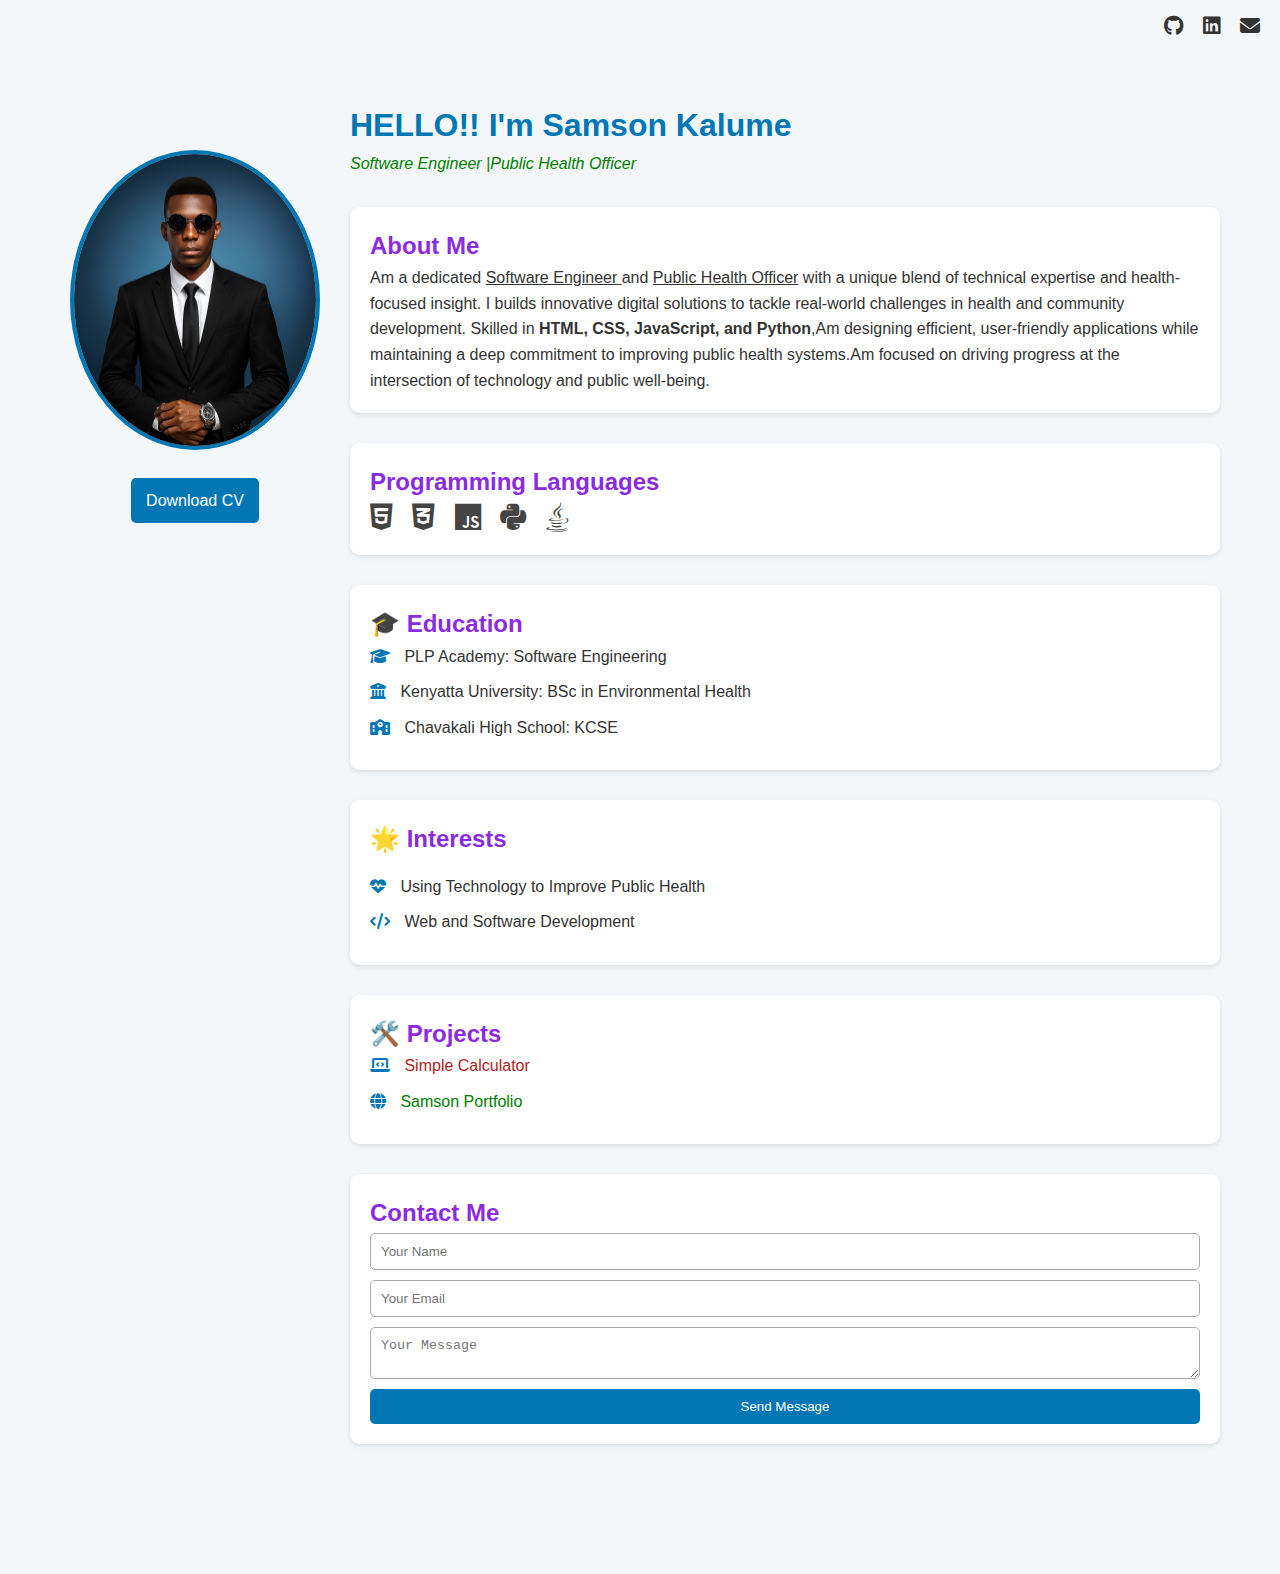
<file: index.html>
<!DOCTYPE html>
<html lang="en">
<head>
  <meta charset="UTF-8" />
  <meta name="viewport" content="width=device-width, initial-scale=1.0"/>
  <title>Samson Portfolio</title>
  <link rel="stylesheet" href="style.css" />
  <link rel="stylesheet" href="https://cdnjs.cloudflare.com/ajax/libs/font-awesome/6.4.0/css/all.min.css"/>
</head>
<body>

  <header class="top-right-icons">
    <a href="http://github.com/samsonshukran" title="GitHub"><i class="fab fa-github"></i></a>
    <a href="https://www.linkedin.com/in/samson-kalume-525a892b9/" title="LinkedIn"><i class="fab fa-linkedin"></i></a>
    <a href="malto:samsonkalume44@gmail.com" title="Email me"><i class="fas fa-envelope"></i></a>
  </header>

  <div class="container">

    <aside class="profile">
      <img src="profile pic.png" alt="Profile Picture" class="profile-pic"/>
      <a href="Samson_Kalume_CV.docx" download class="cv-btn">Download CV</a>
    </aside>

    <main class="main-content">

      <section class="intro">
        <h1>HELLO!!  I'm Samson Kalume</h1>
        <p style="color: green">Software Engineer |Public Health Officer</p>
      </section>

      <section class="about">
        <h2>About Me</h2>
        <p>Am a dedicated <u>Software Engineer </u>and <u>Public Health Officer</u> with a unique blend of technical expertise and health-focused insight. I builds innovative digital solutions to tackle real-world challenges in health and community development. Skilled in <b>HTML, CSS, JavaScript, and Python</b>,Am designing efficient, user-friendly applications while maintaining a deep commitment to improving public health systems.Am  focused on driving progress at the intersection of technology and public well-being.</p>
      </section>

      <section class="languages">
        <h2>Programming Languages</h2>
        <div class="icons">
          <i class="fab fa-html5" title="HTML5"></i>
          <i class="fab fa-css3-alt" title="CSS3"></i>
          <i class="fab fa-js" title="JavaScript"></i>
          <i class="fab fa-python" title="Python"></i>
          <i class="fab fa-java" title="Java"></i>
        </div>
      </section>

      <section class="education">
        <h2>🎓 Education</h2>
        <ul>
          <li><i class="fas fa-graduation-cap"></i> PLP Academy: Software Engineering</li>
          <li><i class="fas fa-university"></i> Kenyatta University:  BSc in Environmental Health</li>
          <li><i class="fas fa-school"></i> Chavakali High School: KCSE</li>
        </ul>
      </section>
        
        <section class="interests">
  <h2 style="color: blueviolet" >🌟 Interests</h2>
  <ul>
    <li><i class="fas fa-heartbeat"></i> Using Technology to Improve Public Health</li>
    <li><i class="fas fa-code"></i> Web and Software Development</li>
  </ul>
</section>


      <section class="projects">
        <h2>🛠️ Projects</h2>
        <ul>
          <li style="color: firebrick"><i class="fas fa-laptop-code"></i> Simple Calculator</li>
          <li style="color: green"><i class="fas fa-globe"></i> Samson Portfolio  </li>
         
        </ul>
      </section>

      <section class="contact">
        <h2>Contact Me</h2>
        <form>
          <input type="text" placeholder="Your Name" required />
          <input type="email" placeholder="Your Email" required />
          <textarea placeholder="Your Message" required></textarea>
          <button type="submit">Send Message</button>
        </form>
      </section>

    </main>
  </div>

</body>
</html>
</file>
<file: style.css>
* {
  margin: 0;
  padding: 0;
  box-sizing: border-box;
}

body {
  font-family: 'Segoe UI', sans-serif;
  background: #f4f7fa;
  color: #333;
  line-height: 1.6;
}

.container {
  display: flex;
  max-width: 1200px;
  margin: 80px auto;
  padding: 20px;
}

.top-right-icons {
  position: absolute;
  top: 10px;
  right: 20px;
}

.top-right-icons a {
  margin-left: 15px;
  font-size: 20px;
  color: #333;
  transition: color 0.3s ease;
}

.top-right-icons a:hover {
  color: #0077b5;
}

.profile {
  width: 25%;
  text-align: center;
  padding-right: 20px;
}

.profile-pic {
  width: 250px;
  height: 300px;
  border-radius: 50%;
  border: 4px solid #0077b5;
  object-fit: cover;
  margin-top: 50px;
}

.cv-btn {
  display: inline-block;
  margin-top: 20px;
  padding: 10px 15px;
  background: #0077b5;
  color: white;
  text-decoration: none;
  border-radius: 5px;
}

.main-content {
  width: 75%;
}

.intro h1 {
  font-size: 2em;
  color: #0077b5;
}

.intro p {
  font-style: italic;
  color: #555;
}

section {
  margin-bottom: 30px;
}

.about, .languages, .education, .projects, .contact {
  background: white;
  padding: 20px;
  border-radius: 10px;
  box-shadow: 0 2px 5px rgba(0,0,0,0.1);
}

.languages .icons i {
  font-size: 30px;
  margin-right: 15px;
  color: #444;
}

.languages .icons i:hover {
  color: #0077b5;
}

.education ul, .projects ul {
  list-style: none;
  padding-left: 0;
}

.education li, .projects li {
  margin-bottom: 10px;
  font-size: 16px;
}



.interests {
  background: white;
  padding: 20px;
  border-radius: 10px;
  box-shadow: 0 2px 5px rgba(0,0,0,0.1);
  margin-bottom: 30px;
}

.interests h2 {
  margin-bottom: 15px;
  color: #0077b5;
}

.interests ul {
  list-style: none;
  padding-left: 0;
}

.interests li {
  margin-bottom: 10px;
  font-size: 16px;
}

.interests li i {
  margin-right: 10px;
  color: #0077b5;
}

.education li i, .projects li i {
  margin-right: 10px;
  color: #0077b5;
}

.contact form {
  display: flex;
  flex-direction: column;
}

.contact input,
.contact textarea {
  padding: 10px;
  margin-bottom: 10px;
  border: 1px solid #aaa;
  border-radius: 5px;
}

.contact button {
  padding: 10px;
  background: #0077b5;
  color: white;
  border: none;
  border-radius: 5px;
  cursor: pointer;
}

.contact button:hover {
  background: #005f8c;
}

@media (max-width: 768px) {
  .container {
    flex-direction: column;
    padding: 10px;
  }
  .profile, .main-content {
    width: 100%;
  }
  .top-right-icons {
    position: static;
    text-align: center;
    margin-top: 10px;
  }
}

h2 {
  color: blueviolet;
}
</file>
